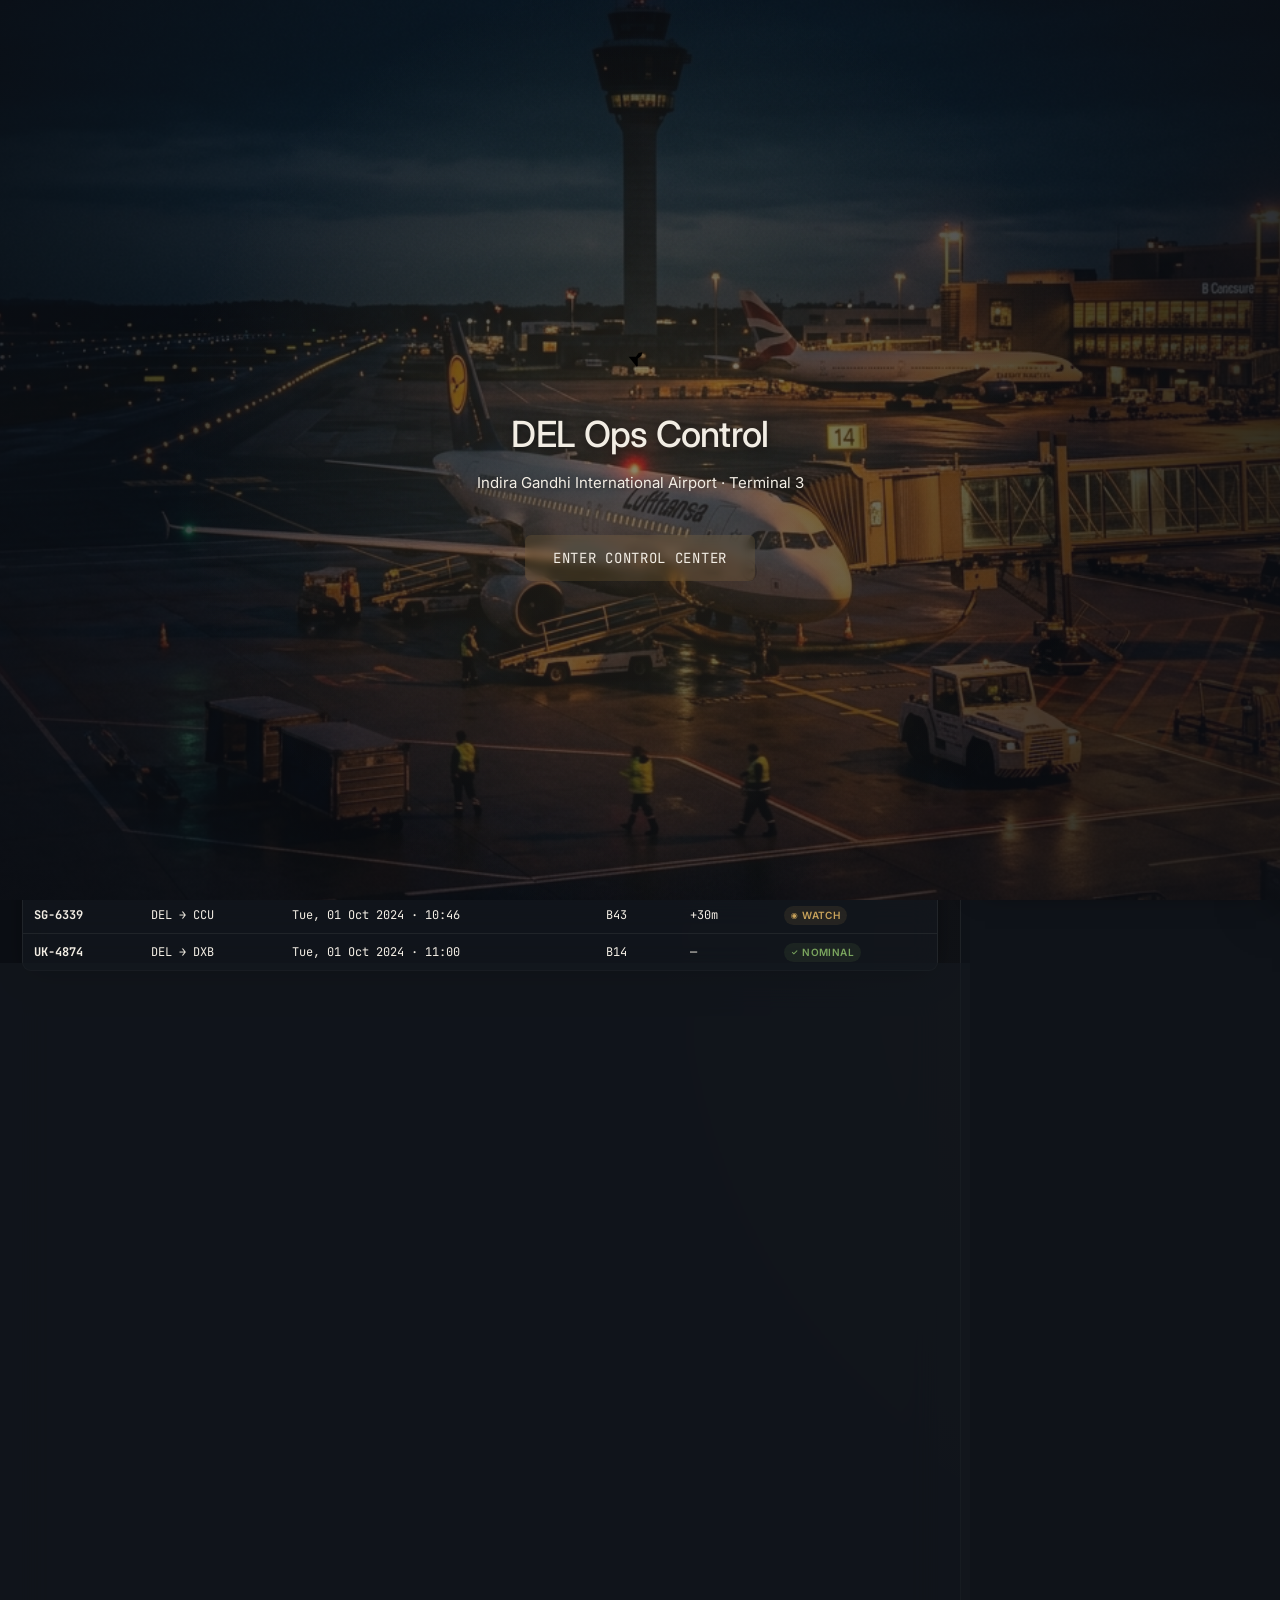
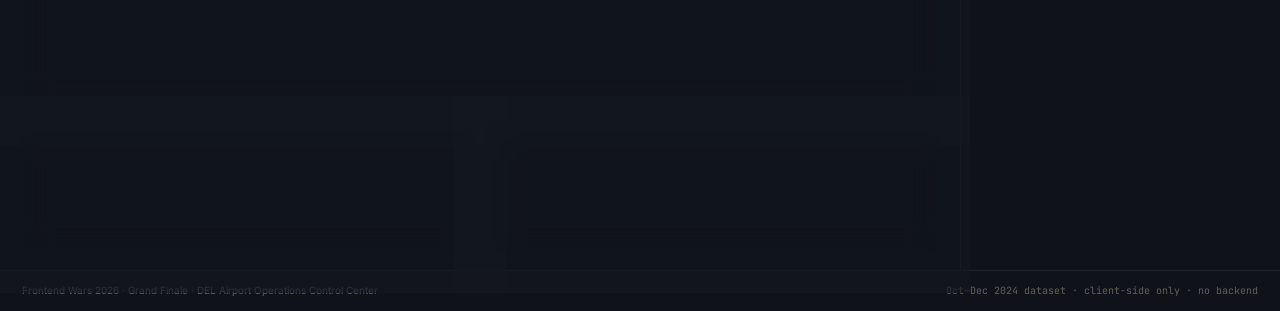
<file: index.html>
<!DOCTYPE html>
<html lang="en">
<head>
  <meta charset="UTF-8">
  <meta name="viewport" content="width=device-width, initial-scale=1.0">
  <title>DEL Ops — Airport Operations Control Center</title>
  <meta name="description" content="Real-time Airport Operations Control Center for Indira Gandhi International Airport (DEL) — flights, gates, baggage, passengers, security, staff and maintenance in one unified operational view.">
  <meta name="theme-color" content="#0b0e14">
  <!-- Open Graph -->
  <meta property="og:title" content="DEL Ops Control Center">
  <meta property="og:description" content="Unified real-time ops dashboard for Indira Gandhi International — 8-table cross-linked intelligence.">
  <meta property="og:type" content="website">
  <link rel="stylesheet" href="styles.css">
</head>
<body>

<!-- Splash Screen / Pre-load (§3.1) -->
<div id="splashScreen" class="splash-screen" role="dialog" aria-modal="true" aria-label="Welcome to DEL Ops">
  <div class="splash-bg"></div>
  <div class="splash-glow"></div>
  <div class="splash-content">
    <div class="splash-logo">
      <svg viewBox="0 0 100 100" width="80" height="80" xmlns="http://www.w3.org/2000/svg">
        <circle cx="50" cy="50" r="45" fill="none" stroke="var(--ink-mid)" stroke-width="2" opacity="0.3"/>
        <circle cx="50" cy="50" r="30" fill="none" stroke="var(--ink-mid)" stroke-width="2" opacity="0.5"/>
        <line x1="50" y1="5" x2="50" y2="95" stroke="var(--ink-mid)" opacity="0.5"/>
        <line x1="5" y1="50" x2="95" y2="50" stroke="var(--ink-mid)" opacity="0.5"/>
        <path d="M50 50 L85 15" stroke="var(--brand)" stroke-width="3" stroke-linecap="round">
          <animateTransform attributeName="transform" type="rotate" from="0 50 50" to="360 50 50" dur="4s" repeatCount="indefinite"/>
        </path>
        <path d="M48 60 L50 40 L58 48 L65 47 L70 50 L65 53 L58 52 L50 60 Z" fill="var(--brand)" transform="rotate(-45 50 50) translate(-10, -5)"/>
      </svg>
    </div>
    <h1 class="splash-title">DEL Ops Control</h1>
    <p class="splash-subtitle">Indira Gandhi International Airport · Terminal 3</p>
    <button class="splash-btn" id="btnEnterSplash">Enter Control Center</button>
  </div>
</div><!-- Skip navigation for keyboard users (§11) -->
<a class="skip-link" href="#mainCol">Skip to main content</a>

<!-- Toast container (§9.2) -->
<div id="toastContainer" aria-live="assertive" aria-atomic="true"></div>

<!-- Command Palette (§2.3 — ⌘K) -->
<div class="cmd-backdrop" id="cmdBackdrop" role="dialog" aria-modal="true" aria-label="Command palette — search flights, passengers and gates">
  <div class="cmd-palette" id="cmdPalette">
    <input class="cmd-input" id="cmdInput" type="search"
      placeholder="Search flights, passengers, airlines, routes…"
      autocomplete="off" spellcheck="false"
      aria-label="Search command palette"
      aria-autocomplete="list" aria-controls="cmdResults">
    <div class="cmd-results" id="cmdResults" role="listbox" aria-label="Search results"></div>
    <div class="cmd-hint" aria-hidden="true">
      <span><kbd>↑</kbd><kbd>↓</kbd> navigate</span>
      <span><kbd>Enter</kbd> open</span>
      <span><kbd>Esc</kbd> close</span>
    </div>
  </div>
</div>

<div id="app">

  <!-- ===== Identity + Clock + Crisis button ===== -->
  <header class="topbar" role="banner">
    <div class="brand">
      <div class="brand-mark" aria-hidden="true" style="padding: 4px; display: flex; align-items: center; justify-content: center; background: rgba(200, 162, 90, 0.1);">
        <svg class="header-logo" viewBox="0 0 100 100" width="24" height="24" xmlns="http://www.w3.org/2000/svg" style="width: 24px; height: 24px;">
          <circle cx="50" cy="50" r="45" fill="none" stroke="var(--brand)" stroke-width="6" opacity="0.4"/>
          <path d="M50 50 L85 15" stroke="var(--brand)" stroke-width="8" stroke-linecap="round">
            <animateTransform attributeName="transform" type="rotate" from="0 50 50" to="360 50 50" dur="4s" repeatCount="indefinite"/>
          </path>
          <path d="M48 60 L50 40 L58 48 L65 47 L70 50 L65 53 L58 52 L50 60 Z" fill="var(--brand)" transform="rotate(-45 50 50) translate(-10, -5)"/>
        </svg>
      </div>
      <div class="brand-text">
        <h1>Ops Control</h1>
        <p>Indira Gandhi Intl · Terminal 3</p>
      </div>
    </div>

    <div class="topbar-right">
      <!-- Crisis demo scenario (§4.1) -->
      <button class="btn-crisis" id="btnCrisis"
        aria-label="Load crisis demo scenario — jump to the worst operational moment in the dataset"
        title="Jumps to the auto-detected worst alert moment across the dataset">
        ⚠ Load Crisis Demo
      </button>

      <!-- Command Palette trigger -->
      <button class="btn-cmd" id="btnCmd"
        aria-label="Open command palette — search flights and passengers"
        title="Open command palette (Ctrl+K / ⌘K)">
        Search <kbd>⌘K</kbd>
      </button>

      <!-- Live clock -->
      <div class="airport-clock" aria-label="Operational time display">
        <span class="live-dot" id="liveDot" aria-hidden="true"></span>
        <div class="clock-readout" aria-live="polite" aria-atomic="true">
          <div class="date mono" id="clockDate">—</div>
          <div class="time mono" id="clockTime">00:00:00</div>
        </div>
      </div>
    </div>
  </header>

  <!-- ===== Timeline Scrubber (§5.2) ===== -->
  <div class="scrubber" role="region" aria-label="Timeline scrubber — replay any moment in the Oct–Dec 2024 operational dataset">
    <div class="transport-controls">
      <button class="tc-btn" id="btnPlay" aria-label="Play simulation" aria-pressed="false" title="Play / Pause (Space)">▶</button>
      <button class="tc-btn" id="btnReset" aria-label="Jump to busiest day at 06:00" title="Jump to 22 Oct 2024 at 06:00">⟲</button>
      <div class="speed-group" role="group" aria-label="Playback speed">
        <button class="speed-btn" data-speed="15"  aria-label="15× playback speed">15×</button>
        <button class="speed-btn is-active" data-speed="60"  aria-pressed="true" aria-label="60× playback speed (active)">60×</button>
        <button class="speed-btn" data-speed="240" aria-label="240× playback speed">240×</button>
        <button class="speed-btn" data-speed="900" aria-label="900× playback speed">900×</button>
      </div>
    </div>
    <div class="range-wrap">
      <input type="range" class="scrub" id="scrubRange"
        min="0" max="1000" value="0"
        aria-label="Scrub operational timeline — October to December 2024"
        aria-valuemin="0" aria-valuemax="1000">
    </div>
    <div class="scrub-labels mono">
      <span id="scrubHint" aria-live="polite" aria-atomic="true">drag to scrub any date</span>
    </div>
  </div>

  <!-- ===== KPI Strip (§5.3 + sparklines §1.3) ===== -->
  <div class="kpi-strip" id="kpiStrip"
    aria-live="polite"
    aria-label="Key operational metrics — updates with simulation time"
    role="region"></div>

  <!-- ===== Tab Navigation (§4) ===== -->
  <nav class="tabs" id="tabs" role="tablist" aria-label="Operational views">
    <button class="tab-btn is-active" data-tab="overview"    role="tab" aria-selected="true"  aria-controls="mainCol" id="tab-overview">Overview</button>
    <button class="tab-btn"           data-tab="map"         role="tab" aria-selected="false" aria-controls="mainCol" id="tab-map">Digital Twin</button>
    <button class="tab-btn"           data-tab="flights"     role="tab" aria-selected="false" aria-controls="mainCol" id="tab-flights">Flights <span class="count" aria-hidden="true">1000</span></button>
    <button class="tab-btn"           data-tab="trace"       role="tab" aria-selected="false" aria-controls="mainCol" id="tab-trace">Passenger Trace</button>
    <button class="tab-btn"           data-tab="security"    role="tab" aria-selected="false" aria-controls="mainCol" id="tab-security">Security</button>
    <button class="tab-btn"           data-tab="staff"       role="tab" aria-selected="false" aria-controls="mainCol" id="tab-staff">Staff</button>
    <button class="tab-btn"           data-tab="retail"      role="tab" aria-selected="false" aria-controls="mainCol" id="tab-retail">Retail</button>
    <button class="tab-btn"           data-tab="maintenance" role="tab" aria-selected="false" aria-controls="mainCol" id="tab-maintenance">Maintenance</button>
  </nav>

  <!-- ===== Workspace ===== -->
  <div class="workspace">
    <main class="main-col" id="mainCol" role="tabpanel" aria-live="polite" aria-label="Main operational view"></main>

    <!-- ===== Right Rail ===== -->
    <aside class="side-col" aria-label="Live incident feed and gate status">

      <!-- Incident Feed -->
      <section class="panel" aria-labelledby="incidentFeedTitle">
        <div class="panel-header">
          <h2 id="incidentFeedTitle">Live Incident Feed</h2>
          <span class="hint mono" id="alertCount" aria-live="polite">0 open</span>
        </div>
        <div class="panel-body" id="alertFeed"
          role="list"
          aria-live="polite"
          aria-label="Active incidents ranked by severity"
          style="max-height:340px;overflow-y:auto;min-height:300px;"></div>
      </section>

      <!-- Gate Grid -->
      <section class="panel" aria-labelledby="gateGridTitle">
        <div class="panel-header">
          <h2 id="gateGridTitle">Terminal 3 Gates</h2>
          <span class="hint">at current time</span>
        </div>
        <div class="panel-body">
          <div class="gate-grid" id="gateGrid" role="group" aria-label="Gate occupancy grid — hover or focus each gate for flight details"></div>
          <div class="gate-legend" aria-label="Gate status legend">
            <span><span style="color:var(--sev-nominal)"  aria-hidden="true">●</span> occupied</span>
            <span><span style="color:var(--sev-watch)"    aria-hidden="true">●</span> boarding</span>
            <span><span style="color:var(--sev-critical)" aria-hidden="true">●</span> conflict</span>
          </div>
        </div>
      </section>
    </aside>
  </div>

  <!-- ===== Footer ===== -->
  <footer class="app-footer" role="contentinfo">
    <span>Frontend Wars 2026 · Grand Finale · DEL Airport Operations Control Center</span>
    <span class="mono">Oct–Dec 2024 dataset · client-side only · no backend</span>
  </footer>

</div><!-- /#app -->

<!-- ===== Flight Detail Drawer (§5.10 — 5-table cross-join) ===== -->
<div class="drawer-scrim" id="drawerScrim" aria-hidden="true"></div>
<div class="drawer" id="drawer"
  role="dialog" aria-modal="true"
  aria-labelledby="drawerTitle"
  aria-describedby="drawerSub">
  <div class="drawer-head">
    <div>
      <h3 id="drawerTitle">—</h3>
      <div class="sub" id="drawerSub">—</div>
    </div>
    <button class="drawer-close" id="drawerClose" aria-label="Close flight detail panel">✕</button>
  </div>
  <div class="drawer-body" id="drawerBody"></div>
</div>

<!-- ===== No-JS fallback ===== -->
<noscript>
  <div style="position:fixed;inset:0;display:flex;align-items:center;justify-content:center;background:#0b0e14;color:#f2ede4;font-family:system-ui,sans-serif;text-align:center;padding:40px;">
    <div>
      <h2 style="font-size:20px;margin-bottom:12px;">JavaScript required</h2>
      <p style="color:#a8a49c;">DEL Ops Control Center requires JavaScript. Please enable it in your browser settings.</p>
    </div>
  </div>
</noscript>

<script src="data.js"></script>
<script src="app.js"></script>
</body>
</html>
</file>
<file: styles.css>
/* ===== DEL Ops Control Center — Design System v2 ===== */
/* MRD-compliant, judge-ready: type scale · motif · scanline · severity icons */
@import url('https://fonts.googleapis.com/css2?family=Inter:wght@400;500;600;700;800&family=JetBrains+Mono:wght@400;500;600;700&family=Fraunces:ital,opsz,wght@0,9..144,400;0,9..144,500;0,9..144,600;1,9..144,500&display=swap');

:root {
  /* ── Type scale (12/14/18/24/32/48px) ── */
  --t-xs:   10px; --t-sm: 12px; --t-base: 14px;
  --t-md:   18px; --t-lg: 24px; --t-xl:   32px; --t-2xl: 48px;
  --lh-tight: 1.25; --lh-base: 1.55; --lh-loose: 1.75;

  /* ── Surface ── */
  --bg:     #0b0e14; --bg-1:   #0f1319; --panel:  #141920;
  --panel-2:#192030; --panel-hair: rgba(242,237,228,.07);
  --panel-hair-strong: rgba(242,237,228,.12);

  /* ── Ink ── */
  --ink: #f2ede4; --ink-dim: #a8a49c; --ink-faint: #636059;

  /* ── Severity palette (4 tiers, never colour-only — icon companion in JS) ── */
  --sev-critical: #cf5040;  --sev-critical-bg: rgba(207,80,64,.14);
  --sev-alert:    #d87a3d;  --sev-alert-bg:    rgba(216,122,61,.12);
  --sev-watch:    #c8a25a;  --sev-watch-bg:    rgba(200,162,90,.1);
  --sev-info:     #5a8fa8;  --sev-info-bg:     rgba(90,143,168,.1);
  --sev-nominal:  #7aa55e;  --sev-nominal-bg:  rgba(122,165,94,.1);

  /* Accent shortcuts */
  --accent:     var(--sev-watch);
  --accent-dim: #7c6739;

  /* ── Font stacks ── */
  --font-sans:  'Inter', system-ui, sans-serif;
  --font-mono:  'JetBrains Mono', ui-monospace, monospace;
  --font-serif: 'Fraunces', Georgia, serif;

  /* ── Geometry ── */
  --r:    9px; --r-sm: 5px;
  --shadow-panel: 0 1px 0 rgba(255,255,255,.025) inset, 0 8px 28px -10px rgba(0,0,0,.7);
  --shadow-drawer: -8px 0 48px rgba(0,0,0,.55);
}

/* ── Reset ── */
*, *::before, *::after { box-sizing: border-box; margin: 0; padding: 0; }
html { color-scheme: dark; scroll-behavior: smooth; }
body {
  background: var(--bg); color: var(--ink);
  font-family: var(--font-sans); font-size: var(--t-base); line-height: var(--lh-base);
  -webkit-font-smoothing: antialiased; overflow-x: hidden;
  background-image: radial-gradient(circle at 50% -20%, rgba(90, 143, 168, 0.1), transparent 50%), radial-gradient(circle at 100% 50%, rgba(200, 162, 90, 0.05), transparent 40%);
}

/* ── Scanline texture motif (ops-room identity) ── */
body::before {
  content: ''; position: fixed; inset: 0; z-index: 0; pointer-events: none;
  background: repeating-linear-gradient(
    0deg, transparent, transparent 2px,
    rgba(0,0,0,.022) 2px, rgba(0,0,0,.022) 3px
  );
}

::selection { background: var(--accent); color: #12141a; }

/* ── Scrollbar ── */
::-webkit-scrollbar { width: 6px; height: 6px; }
::-webkit-scrollbar-track { background: transparent; }
::-webkit-scrollbar-thumb { background: rgba(242,237,228,.1); border-radius: 8px; }
::-webkit-scrollbar-thumb:hover { background: rgba(242,237,228,.2); }

/* ── Utility ── */
.mono { font-family: var(--font-mono); font-variant-numeric: tabular-nums; }
.serif { font-family: var(--font-serif); }
a { color: inherit; text-decoration: none; }
button { font-family: inherit; cursor: pointer; border: none; background: none; }
:focus-visible { outline: 2px solid var(--accent); outline-offset: 2px; border-radius: 4px; }
.sr-only { position: absolute; width:1px; height:1px; padding:0; margin:-1px; overflow:hidden; clip:rect(0,0,0,0); white-space:nowrap; border:0; }

/* ── Skip link ── */
.skip-link {
  position: fixed; top: -100px; left: 16px; z-index: 999;
  background: var(--accent); color: #12141a;
  padding: 8px 16px; border-radius: var(--r-sm); font-weight: 600; font-size: var(--t-sm);
  transition: top .15s;
}
.skip-link:focus { top: 16px; }


/* ══════════════════════════════════════════
   SPLASH SCREEN
══════════════════════════════════════════ */
.splash-screen {
  position: fixed; inset: 0; z-index: 9999;
  display: flex; flex-direction: column; align-items: center; justify-content: center;
  transition: opacity 0.8s ease, visibility 0.8s;
  overflow: hidden;
  background: var(--bg);
}
.splash-bg {
  position: absolute; inset: -5%; z-index: 1;
  background: url('splash-bg.png') center center/cover no-repeat;
  animation: kenBurns 25s ease-in-out infinite alternate;
}
/* Navy-to-transparent gradient overlay */
.splash-bg::after {
  content: "";
  position: absolute; inset: 0;
  background: radial-gradient(circle at center, rgba(11,14,20,0.5) 0%, rgba(11,14,20,0.95) 100%);
}
.splash-glow {
  position: absolute; inset: 0; z-index: 2;
  background: radial-gradient(circle at center, rgba(200,162,90,0.15) 0%, transparent 60%);
  pointer-events: none;
}
.splash-screen.hidden { opacity: 0; visibility: hidden; pointer-events: none; }

.splash-content {
  position: relative; z-index: 3; text-align: center;
  display: flex; flex-direction: column; align-items: center;
}
.splash-logo {
  margin-bottom: 24px; display: inline-flex; justify-content: center; width: 64px; height: 64px;
  opacity: 0; animation: splashEntrance 1s cubic-bezier(0.1, 0.9, 0.2, 1) forwards;
}
.splash-title {
  font-family: var(--font-disp); font-size: 36px; font-weight: 500; letter-spacing: -0.02em; 
  color: var(--ink); margin: 0 0 8px 0; text-shadow: 0 2px 10px rgba(0,0,0,0.5);
  opacity: 0; animation: splashEntrance 1s cubic-bezier(0.1, 0.9, 0.2, 1) 0.15s forwards;
}
.splash-subtitle {
  font-size: 15px; color: var(--ink-subtle); margin: 0 0 40px 0; text-shadow: 0 1px 5px rgba(0,0,0,0.5);
  opacity: 0; animation: splashEntrance 1s cubic-bezier(0.1, 0.9, 0.2, 1) 0.3s forwards;
}
.splash-btn {
  background: rgba(200, 162, 90, 0.15); border: 1px solid var(--brand); color: var(--brand);
  padding: 14px 28px; font-size: 14px; border-radius: 6px; cursor: pointer;
  transition: all 0.3s ease; font-family: var(--font-mono); text-transform: uppercase; letter-spacing: 0.05em;
  opacity: 0; animation: splashEntrance 1s cubic-bezier(0.1, 0.9, 0.2, 1) 0.45s forwards;
  backdrop-filter: blur(4px);
}
.splash-btn:hover {
  background: var(--brand); color: #000; box-shadow: 0 0 25px rgba(200,162,90,0.5);
  transform: translateY(-2px);
}

@keyframes splashEntrance {
  from { opacity: 0; transform: translateY(30px); }
  to { opacity: 1; transform: translateY(0); }
}
@keyframes kenBurns {
  0% { transform: scale(1); }
  100% { transform: scale(1.05) translate(-1%, -1%); }
}

/* ══════════════════════════════════════════
   TOPBAR
══════════════════════════════════════════ */
.topbar {
  display: flex; align-items: center; justify-content: space-between;
  padding: 10px 22px;
  border-bottom: 1px solid var(--panel-hair);
  background: linear-gradient(180deg, var(--bg-1) 0%, var(--bg) 100%);
  position: sticky; top: 0; z-index: 50; gap: 12px;
}
.brand { display: flex; align-items: center; gap: 12px; }
.brand-mark {
  width: 38px; height: 38px; border-radius: 9px; flex-shrink: 0;
  background: conic-gradient(from 210deg, #7aa55e, #c8a25a 38%, #d87a3d 72%, #7aa55e);
  display: flex; align-items: center; justify-content: center;
  font-family: var(--font-mono); font-weight: 700; font-size: 11px; color: #12141a;
  animation: ambientGlow 4s ease-in-out infinite;
}
@keyframes ambientGlow {
  0%,100% { box-shadow: 0 0 18px rgba(200,162,90,.25), 0 0 36px rgba(200,162,90,.08); }
  50%      { box-shadow: 0 0 28px rgba(200,162,90,.42), 0 0 56px rgba(200,162,90,.14); }
}
.brand-text h1 { font-family: var(--font-serif); font-size: var(--t-base); font-weight: 600; letter-spacing: .02em; }
.brand-text p  { font-size: var(--t-xs); color: var(--ink-dim); letter-spacing: .08em; text-transform: uppercase; margin-top: 1px; }

.topbar-right { display: flex; align-items: center; gap: 10px; }

.btn-crisis {
  font-size: var(--t-xs); font-weight: 700; text-transform: uppercase; letter-spacing: .07em;
  padding: 6px 12px; border-radius: var(--r-sm);
  background: rgba(207,80,64,.15); border: 1px solid rgba(207,80,64,.4); color: var(--sev-critical);
  transition: background .15s, border-color .15s; white-space: nowrap;
}
.btn-crisis:hover { background: rgba(207,80,64,.28); border-color: var(--sev-critical); }

.btn-cmd {
  font-size: var(--t-xs); font-family: var(--font-mono); padding: 6px 10px; border-radius: var(--r-sm);
  border: 1px solid var(--panel-hair-strong); background: var(--panel); color: var(--ink-dim);
  white-space: nowrap; transition: border-color .15s, color .15s;
}
.btn-cmd:hover { color: var(--ink); border-color: var(--accent-dim); }
.btn-cmd kbd { opacity: .6; font-size: 10px; }

.airport-clock { display: flex; align-items: center; gap: 10px; }
.clock-readout .date { font-size: var(--t-xs); color: var(--ink-dim); text-transform: uppercase; letter-spacing: .08em; }
.clock-readout .time { font-family: var(--font-mono); font-size: 22px; font-weight: 700; letter-spacing: 1px; line-height: 1; }
.live-dot { width: 8px; height: 8px; border-radius: 50%; background: var(--sev-nominal); flex-shrink: 0; animation: pulse 2.4s ease-in-out infinite; }
.live-dot.paused { background: var(--ink-faint); animation: none; }
@keyframes pulse { 0%,100% { opacity: 1; } 50% { opacity: .3; } }


/* ══════════════════════════════════════════
   SCRUBBER
══════════════════════════════════════════ */
.scrubber {
  display: flex; align-items: center; gap: 12px; padding: 8px 22px;
  border-bottom: 1px solid var(--panel-hair); background: var(--bg-1);
  position: sticky; top: 60px; z-index: 45;
}
.transport-controls { display: flex; align-items: center; gap: 4px; flex-shrink: 0; }
.tc-btn {
  width: 30px; height: 30px; border-radius: 7px; border: 1px solid var(--panel-hair-strong);
  background: var(--panel); color: var(--ink);
  display: flex; align-items: center; justify-content: center; font-size: 11px;
  transition: background .12s, border-color .12s;
}
.tc-btn:hover { background: var(--panel-2); border-color: var(--accent-dim); }
.tc-btn.is-active { background: var(--accent-dim); border-color: var(--accent); color: #12141a; }

.speed-group { display: flex; gap: 3px; margin-left: 4px; }
.speed-btn {
  font-family: var(--font-mono); font-size: 10px; padding: 4px 7px; border-radius: 4px;
  border: 1px solid transparent; background: transparent; color: var(--ink-faint);
  transition: color .12s, background .12s;
}
.speed-btn.is-active { background: var(--panel-2); border-color: var(--panel-hair-strong); color: var(--accent); }
.speed-btn:hover { color: var(--ink); }

.range-wrap { flex: 1; display: flex; align-items: center; height: 30px; }
input[type="range"].scrub {
  -webkit-appearance: none; width: 100%; height: 3px; border-radius: 3px;
  background: linear-gradient(90deg, var(--sev-nominal) var(--fill, 0%), var(--panel-2) var(--fill, 0%));
  cursor: pointer; outline: none;
}
input[type="range"].scrub::-webkit-slider-thumb {
  -webkit-appearance: none; width: 14px; height: 14px; border-radius: 50%;
  background: var(--accent); border: 2px solid var(--bg-1); box-shadow: 0 0 0 2px var(--accent-dim); cursor: grab;
  transition: transform .1s;
}
input[type="range"].scrub::-webkit-slider-thumb:active { cursor: grabbing; transform: scale(1.25); }
.scrub-labels { font-size: 10px; color: var(--ink-faint); font-family: var(--font-mono); min-width: 170px; text-align: right; }
#scrubHint.active { color: var(--accent); }


/* ══════════════════════════════════════════
   OPS SUMMARY BANNER  (§10.1)
══════════════════════════════════════════ */
.ops-summary {
  display: flex; align-items: flex-start; gap: 12px; padding: 10px 14px;
  background: rgba(200,162,90,.07); border: 1px solid rgba(200,162,90,.2);
  border-radius: var(--r); margin-bottom: 16px;
}
.ops-summary .ops-icon { font-size: 16px; flex-shrink: 0; margin-top: 1px; }
.ops-summary .ops-text { font-size: var(--t-sm); line-height: var(--lh-loose); }
.ops-summary .ops-label { font-size: var(--t-xs); text-transform: uppercase; letter-spacing: .08em; color: var(--accent); font-weight: 700; margin-bottom: 2px; }
.ops-nominal { background: rgba(122,165,94,.07); border-color: rgba(122,165,94,.18); }
.ops-nominal .ops-label { color: var(--sev-nominal); }
.ops-critical { background: rgba(207,80,64,.07); border-color: rgba(207,80,64,.25); }
.ops-critical .ops-label { color: var(--sev-critical); }


/* ══════════════════════════════════════════
   KPI STRIP  (§5.3 — with sparklines)
══════════════════════════════════════════ */
.kpi-strip {
  display: grid; grid-template-columns: repeat(6, 1fr);
  gap: 1px; background: var(--panel-hair);
  border-bottom: 1px solid var(--panel-hair);
}
.kpi {
  background: var(--bg-1); padding: 10px 14px 8px;
  display: flex; flex-direction: column; gap: 2px;
  transition: background .15s; position: relative; overflow: hidden;
}
.kpi.clickable { cursor: pointer; }
.kpi.clickable:hover { background: var(--panel); }
.kpi .kpi-label { font-size: var(--t-xs); letter-spacing: .08em; text-transform: uppercase; color: var(--ink-dim); }
.kpi .kpi-value { font-family: var(--font-mono); font-size: var(--t-lg); font-weight: 700; line-height: 1.1; transition: opacity .3s; }
.kpi .kpi-sub { font-size: var(--t-xs); color: var(--ink-faint); }
.kpi .kpi-foot { display: flex; align-items: center; justify-content: space-between; margin-top: 4px; gap: 6px; }
.kpi .kpi-spark { opacity: .7; flex-shrink: 0; }
.kpi .kpi-trend { font-size: 9px; font-family: var(--font-mono); font-weight: 600; }
.kpi .kpi-trend.up   { color: var(--sev-critical); }
.kpi .kpi-trend.down { color: var(--sev-nominal); }
.kpi .kpi-trend.flat { color: var(--ink-faint); }

/* severity accent bar on left edge */
.kpi::before { content: ''; position: absolute; left: 0; top: 0; bottom: 0; width: 3px; background: transparent; transition: background .3s; }
.kpi.sev-critical::before { background: var(--sev-critical); }
.kpi.sev-alert::before    { background: var(--sev-alert); }
.kpi.sev-watch::before    { background: var(--sev-watch); }
.kpi.sev-nominal::before  { background: var(--sev-nominal); }

.kpi .kpi-value.c-critical { color: var(--sev-critical); }
.kpi .kpi-value.c-alert    { color: var(--sev-alert); }
.kpi .kpi-value.c-watch    { color: var(--sev-watch); }
.kpi .kpi-value.c-nominal  { color: var(--sev-nominal); }
.kpi .kpi-value.c-info     { color: var(--sev-info); }


/* ══════════════════════════════════════════
   TABS
══════════════════════════════════════════ */
.tabs {
  display: flex; padding: 0 22px;
  border-bottom: 1px solid var(--panel-hair); background: var(--bg);
  overflow-x: auto; position: sticky; top: 108px; z-index: 40; scrollbar-width: none;
}
.tabs::-webkit-scrollbar { display: none; }
.tab-btn {
  background: none; color: var(--ink-dim); padding: 10px 14px; font-size: var(--t-sm); font-weight: 500;
  border-bottom: 2px solid transparent; white-space: nowrap; transition: color .12s, border-color .12s;
}
.tab-btn:hover { color: var(--ink); }
.tab-btn.is-active { color: var(--ink); border-bottom-color: var(--accent); }
.tab-btn .count { color: var(--ink-faint); font-family: var(--font-mono); font-size: 10px; margin-left: 5px; background: var(--panel-hair); padding: 1px 5px; border-radius: 10px; }


/* ══════════════════════════════════════════
   WORKSPACE
══════════════════════════════════════════ */
.workspace { display: grid; grid-template-columns: 1fr 320px; min-height: 0; }
.main-col  { padding: 18px 22px; min-width: 0; min-height: 600px; display: flex; flex-direction: column; }
.side-col  { border-left: 1px solid var(--panel-hair); padding: 16px 14px; background: var(--bg-1); display: flex; flex-direction: column; gap: 14px; min-height: 0; }


/* ══════════════════════════════════════════
   PANELS & COMPONENTS
══════════════════════════════════════════ */
.panel { background: rgba(20, 25, 32, 0.65); backdrop-filter: blur(14px); -webkit-backdrop-filter: blur(14px); border: 1px solid var(--panel-hair); border-radius: var(--r); box-shadow: var(--shadow-panel); min-height: 120px; }
.panel-header { display: flex; align-items: center; justify-content: space-between; padding: 11px 14px; border-bottom: 1px solid var(--panel-hair); }
.panel-header h2 { font-size: var(--t-sm); font-weight: 600; letter-spacing: .02em; }
.panel-header .hint { font-size: var(--t-xs); color: var(--ink-faint); font-family: var(--font-mono); }
.panel-body { padding: 12px 14px; }

.section-title  { font-family: var(--font-serif); font-size: var(--t-lg); font-weight: 600; margin-bottom: 3px; }
.section-sub    { color: var(--ink-dim); font-size: var(--t-sm); margin-bottom: 14px; max-width: 68ch; line-height: var(--lh-loose); }

.toolbar { display: flex; gap: 8px; flex-wrap: wrap; align-items: center; margin-bottom: 12px; }
.input, .select {
  background: var(--panel-2); border: 1px solid var(--panel-hair-strong); color: var(--ink);
  border-radius: 7px; padding: 7px 11px; font-size: var(--t-sm); font-family: inherit;
  transition: border-color .12s, box-shadow .12s;
}
.input:focus, .select:focus { border-color: var(--accent-dim); box-shadow: 0 0 0 2px rgba(200,162,90,.15); outline: none; }
.input { min-width: 190px; flex: 1; }
.input::placeholder { color: var(--ink-faint); }
.select { appearance: none; cursor: pointer; padding-right: 24px; background-image: url("data:image/svg+xml;utf8,<svg xmlns='http://www.w3.org/2000/svg' width='10' height='6'><path d='M0 0l5 6 5-6z' fill='%23a8a49c'/></svg>"); background-repeat: no-repeat; background-position: right 10px center; }


/* ══════════════════════════════════════════
   TABLE
══════════════════════════════════════════ */
.table-wrap { overflow-x: auto; border-radius: var(--r-sm); }
table.data { width: 100%; border-collapse: collapse; font-size: var(--t-sm); }
table.data thead th {
  text-align: left; padding: 8px 11px; color: var(--ink-dim); font-weight: 500;
  font-size: var(--t-xs); text-transform: uppercase; letter-spacing: .06em;
  border-bottom: 1px solid var(--panel-hair-strong);
  position: sticky; top: 0; background: var(--panel); white-space: nowrap;
}
table.data thead th[data-k] { cursor: pointer; }
table.data thead th[data-k]:hover { color: var(--ink); }
table.data thead th .sort-arrow { margin-left: 3px; opacity: .5; font-size: 9px; }
table.data thead th[aria-sort="ascending"]  .sort-arrow,
table.data thead th[aria-sort="descending"] .sort-arrow { opacity: 1; color: var(--accent); }
table.data tbody td { padding: 8px 11px; border-bottom: 1px solid var(--panel-hair); white-space: nowrap; font-family: var(--font-mono); font-size: var(--t-sm); }
table.data tbody tr { cursor: pointer; transition: background .07s; }
table.data tbody tr:hover { background: var(--panel-2); }
table.data tbody tr:hover .view-hint { opacity: 1; }
table.data tbody tr:focus-visible { box-shadow: inset 0 0 0 2px var(--accent); }
table.data tbody tr:last-child td { border-bottom: none; }
.view-hint { opacity: 0; font-size: 10px; color: var(--ink-faint); transition: opacity .15s; }


/* ══════════════════════════════════════════
   MOBILE CARD LIST
══════════════════════════════════════════ */
.card-list { display: none; flex-direction: column; gap: 7px; }
.card-item {
  background: var(--panel); border: 1px solid var(--panel-hair);
  border-radius: var(--r); padding: 11px 13px; cursor: pointer;
  transition: background .1s, border-color .1s;
}
.card-item:hover { background: var(--panel-2); border-color: var(--panel-hair-strong); }
.card-item:focus-visible { border-color: var(--accent); }
.card-item .card-title { font-weight: 600; font-size: var(--t-sm); margin-bottom: 5px; display: flex; align-items: center; justify-content: space-between; }
.card-item .card-row { display: flex; justify-content: space-between; font-size: 11px; color: var(--ink-dim); font-family: var(--font-mono); margin-top: 2px; }
.card-item .card-row .label { color: var(--ink-faint); font-size: 10px; text-transform: uppercase; letter-spacing: .06em; }


/* ══════════════════════════════════════════
   SEVERITY PILLS + ICON SYSTEM  (§5.1)
══════════════════════════════════════════ */
.pill {
  display: inline-flex; align-items: center; gap: 4px;
  padding: 2px 7px; border-radius: 20px;
  font-size: 10px; font-weight: 600; letter-spacing: .04em; font-family: var(--font-sans);
  text-transform: uppercase; white-space: nowrap;
}
.pill .pi { font-size: 8px; }  /* pill icon */
.pill.nominal  { color: var(--sev-nominal);  background: var(--sev-nominal-bg); }
.pill.watch    { color: var(--sev-watch);    background: var(--sev-watch-bg); }
.pill.alert    { color: var(--sev-alert);    background: var(--sev-alert-bg); }
.pill.critical { color: var(--sev-critical); background: var(--sev-critical-bg); }
.pill.info     { color: var(--sev-info);     background: var(--sev-info-bg); }
.pill.neutral  { color: var(--ink-dim);      background: rgba(242,237,228,.06); }

/* Predictive risk badge */
.risk-badge {
  font-family: var(--font-mono); font-size: 10px; font-weight: 600;
  padding: 2px 6px; border-radius: 4px; white-space: nowrap;
}
.risk-badge.high   { color: var(--sev-critical); background: var(--sev-critical-bg); }
.risk-badge.medium { color: var(--sev-alert);    background: var(--sev-alert-bg); }
.risk-badge.low    { color: var(--ink-faint);     background: var(--panel-hair); }


/* ══════════════════════════════════════════
   INCIDENT FEED
══════════════════════════════════════════ */
.alert-item {
  display: flex; gap: 10px; padding: 9px 4px;
  border-bottom: 1px solid var(--panel-hair); cursor: pointer;
  border-radius: 4px; transition: background .07s;
}
.alert-item:last-child { border-bottom: none; }
.alert-item:hover { background: rgba(255,255,255,.025); }
.alert-item:focus-visible { box-shadow: inset 0 0 0 2px var(--accent); }
.alert-dot { width: 8px; height: 8px; border-radius: 50%; margin-top: 4px; flex-shrink: 0; }
.alert-dot.critical { background: var(--sev-critical); box-shadow: 0 0 0 3px rgba(207,80,64,.2); animation: pulse 2s ease-in-out infinite; }
.alert-dot.alert    { background: var(--sev-alert);    box-shadow: 0 0 0 3px rgba(216,122,61,.15); }
.alert-dot.watch    { background: var(--sev-watch); }
.alert-dot.nominal  { background: var(--sev-nominal); }
.alert-body .title  { font-size: var(--t-sm); font-weight: 600; line-height: 1.4; }
.alert-body .meta   { font-size: 11px; color: var(--ink-faint); font-family: var(--font-mono); margin-top: 2px; }
.alert-empty { color: var(--ink-faint); font-size: var(--t-sm); text-align: center; padding: 22px 0; line-height: var(--lh-loose); }

@keyframes alertHighlight {
  0%,100% { background: transparent; }
  30%      { background: rgba(200,162,90,.09); }
}
.alert-feed-flash { animation: alertHighlight 1s ease; }


/* ══════════════════════════════════════════
   GATE GRID (compact side)
══════════════════════════════════════════ */
.gate-grid { display: grid; grid-template-columns: repeat(auto-fill, minmax(38px, 1fr)); gap: 4px; }
.gate-cell {
  aspect-ratio: 1; border-radius: 5px; border: 1px solid var(--panel-hair-strong);
  display: flex; align-items: center; justify-content: center;
  font-family: var(--font-mono); font-size: 9px; font-weight: 600; color: var(--ink-faint);
  background: var(--panel-2); position: relative; cursor: default; transition: transform .08s, box-shadow .08s;
}
.gate-cell.interactive { cursor: pointer; }
.gate-cell.interactive:hover { transform: scale(1.08); box-shadow: 0 4px 12px rgba(0,0,0,0.5); border-color: var(--ink-mid); z-index: 10; }
.gate-cell[data-state="occupied"] { background: var(--sev-nominal-bg); border-color: rgba(122,165,94,.35); color: var(--sev-nominal); }
.gate-cell[data-state="boarding"] { background: var(--sev-watch-bg); border-color: rgba(200,162,90,.35); color: var(--sev-watch); }
.gate-cell[data-state="conflict"] { background: var(--sev-critical-bg); border-color: var(--sev-critical); color: var(--sev-critical); animation: conflictPulse 1.8s ease-in-out infinite; }
.gate-cell[data-state="idle"] { opacity: .4; }
@keyframes conflictPulse { 0%,100% { box-shadow: none; } 50% { box-shadow: 0 0 0 3px rgba(207,80,64,.28); } }

/* Tooltip */
.gate-cell::after {
  content: attr(data-tip); position: absolute; bottom: calc(100% + 5px); left: 50%; transform: translateX(-50%);
  background: var(--panel-2); border: 1px solid var(--panel-hair-strong); color: var(--ink);
  font-size: 9px; white-space: nowrap; padding: 3px 7px; border-radius: var(--r-sm);
  pointer-events: none; opacity: 0; transition: opacity .12s; z-index: 10;
  font-family: var(--font-mono); box-shadow: 0 4px 12px rgba(0,0,0,.4);
}
.gate-cell:hover::after, .gate-cell:focus::after { opacity: 1; }
.gate-legend { display: flex; gap: 12px; margin-top: 8px; font-size: 10px; color: var(--ink-faint); flex-wrap: wrap; }
.gate-legend span { display: flex; align-items: center; gap: 4px; }


/* ══════════════════════════════════════════
   GATE GANTT  (§8.1)
══════════════════════════════════════════ */
.gantt-wrap { overflow-x: auto; cursor: default; }
.gantt-wrap svg text { user-select: none; }


/* ══════════════════════════════════════════
   CHART CONTAINERS
══════════════════════════════════════════ */
.chart-row { display: grid; grid-template-columns: 1fr 1fr; gap: 12px; }
.svg-chart { overflow: visible; }
.mini-bar-row { display: flex; align-items: flex-end; gap: 3px; height: 64px; }
.mini-bar-col { flex: 1; display: flex; flex-direction: column; justify-content: flex-end; height: 100%; }
.mini-bar { flex: 1; background: rgba(122,165,94,.45); border-radius: 3px 3px 0 0; min-height: 2px; }
.mini-bar.hi { background: var(--sev-alert); }
.mini-bar-label { font-size: 8px; color: var(--ink-faint); text-align: center; margin-top: 3px; font-family: var(--font-mono); }
.stat-row { display: flex; gap: 12px; flex-wrap: wrap; }
.stat-block { flex: 1; min-width: 100px; }
.stat-block .n { font-family: var(--font-mono); font-size: var(--t-xl); font-weight: 700; line-height: 1; }
.stat-block .l { font-size: var(--t-xs); color: var(--ink-faint); text-transform: uppercase; letter-spacing: .06em; margin-top: 3px; }


/* ══════════════════════════════════════════
   PASSENGER TRACE
══════════════════════════════════════════ */
.trace-hero {
  padding: 26px; border-radius: var(--r); border: 1px solid var(--panel-hair);
  background: radial-gradient(120% 140% at 0% 0%, rgba(200,162,90,.07), transparent 55%), var(--panel);
  margin-bottom: 18px;
}
.trace-hero h2 { font-family: var(--font-serif); font-size: var(--t-lg); font-weight: 600; margin-bottom: 5px; }
.trace-hero p  { color: var(--ink-dim); max-width: 54ch; margin-bottom: 16px; font-size: var(--t-sm); line-height: var(--lh-loose); }
.trace-form { display: flex; gap: 10px; }
.btn-primary {
  background: var(--accent); color: #12141a; border: none; border-radius: 7px;
  padding: 0 18px; font-weight: 600; font-size: var(--t-sm); white-space: nowrap;
  transition: background .12s, transform .1s;
}
.btn-primary:hover  { background: #d5ac67; }
.btn-primary:active { transform: scale(.98); }

.trace-chip {
  display: inline-flex; margin: 3px 4px 0 0; padding: 4px 9px; border-radius: 20px;
  font-size: 10px; font-family: var(--font-mono);
  background: var(--panel-2); border: 1px solid var(--panel-hair-strong); color: var(--ink-dim);
  transition: color .12s, border-color .12s; cursor: pointer;
}
.trace-chip:hover { color: var(--accent); border-color: var(--accent-dim); }

/* Journey timeline */
@keyframes stepReveal { from { opacity:0; transform: translateY(6px); } to { opacity:1; transform: none; } }
.journey-step {
  display: flex; gap: 11px; padding-bottom: 14px; position: relative;
  opacity: 0; transform: translateY(6px); animation: stepReveal .36s ease both;
}
.journey-step:nth-child(1) { animation-delay:   0ms; }
.journey-step:nth-child(2) { animation-delay: 110ms; }
.journey-step:nth-child(3) { animation-delay: 220ms; }
.journey-step:nth-child(4) { animation-delay: 330ms; }
.journey-step:nth-child(5) { animation-delay: 440ms; }
.journey-step:not(:last-child)::before {
  content: ''; position: absolute; left: 9px; top: 21px; bottom: -4px;
  width: 1px; background: var(--panel-hair-strong);
}
.journey-dot { width: 20px; height: 20px; border-radius: 50%; background: var(--panel-2); border: 1px solid var(--panel-hair-strong); display: flex; align-items: center; justify-content: center; flex-shrink: 0; font-size: 9px; z-index: 1; font-family: var(--font-mono); font-weight: 700; color: var(--accent); }
.journey-content .stage  { font-size: var(--t-sm); font-weight: 600; }
.journey-content .detail { font-size: var(--t-sm); color: var(--ink-dim); margin-top: 2px; }
.journey-content .time   { font-family: var(--font-mono); font-size: var(--t-xs); color: var(--ink-faint); margin-top: 2px; }

.empty-state { text-align: center; padding: 55px 18px; color: var(--ink-faint); }
.empty-state .big { font-family: var(--font-serif); font-size: var(--t-md); color: var(--ink-dim); margin-bottom: 7px; }
.empty-state .hint { font-size: var(--t-sm); margin-top: 4px; }


/* ══════════════════════════════════════════
   DRAWER
══════════════════════════════════════════ */
.drawer-scrim {
  position: fixed; inset: 0; background: rgba(6,8,12,.65); backdrop-filter: blur(4px);
  opacity: 0; pointer-events: none; transition: opacity .2s ease; z-index: 60;
}
.drawer-scrim.is-open { opacity: 1; pointer-events: auto; }
.drawer {
  position: fixed; top: 0; right: 0; bottom: 0;
  width: min(500px, 95vw); background: var(--bg-1); border-left: 1px solid var(--panel-hair-strong);
  transform: translateX(100%); transition: transform .3s cubic-bezier(.16,.82,.28,1);
  z-index: 61; display: flex; flex-direction: column; box-shadow: var(--shadow-drawer);
}
.drawer.is-open { transform: translateX(0); }
.drawer-head { padding: 16px 18px; border-bottom: 1px solid var(--panel-hair); display: flex; justify-content: space-between; align-items: flex-start; gap: 10px; }
.drawer-head h3 { font-family: var(--font-serif); font-size: var(--t-lg); font-weight: 600; line-height: 1.25; }
.drawer-head .sub { color: var(--ink-dim); font-size: 11px; margin-top: 2px; font-family: var(--font-mono); }
.drawer-close { background: var(--panel); border: 1px solid var(--panel-hair-strong); border-radius: 7px; width: 28px; height: 28px; color: var(--ink); flex-shrink: 0; display: flex; align-items: center; justify-content: center; font-size: 12px; transition: background .1s; }
.drawer-close:hover { background: var(--panel-2); }
.drawer-body { padding: 14px 18px; overflow-y: auto; flex: 1; }
.drawer-section { margin-bottom: 20px; }
.drawer-section h4 { font-size: 10px; text-transform: uppercase; letter-spacing: .08em; color: var(--ink-faint); margin-bottom: 9px; display: flex; align-items: center; gap: 7px; }
.drawer-section h4::after { content: ''; flex: 1; height: 1px; background: var(--panel-hair); }
.kv-grid { display: grid; grid-template-columns: 1fr 1fr; gap: 8px 14px; }
.kv { display: flex; flex-direction: column; gap: 1px; }
.kv .k { font-size: 10px; color: var(--ink-faint); }
.kv .v { font-family: var(--font-mono); font-size: 12px; line-height: 1.4; }


/* ══════════════════════════════════════════
   COMMAND PALETTE  (§2.3)
══════════════════════════════════════════ */
.cmd-backdrop {
  position: fixed; inset: 0; z-index: 80;
  background: rgba(6,8,12,.7); backdrop-filter: blur(6px);
  display: flex; align-items: flex-start; justify-content: center;
  padding-top: 14vh;
  opacity: 0; pointer-events: none; transition: opacity .15s;
}
.cmd-backdrop.is-open { opacity: 1; pointer-events: auto; }
.cmd-palette {
  width: min(600px, 94vw); background: var(--panel-2);
  border: 1px solid var(--panel-hair-strong); border-radius: var(--r);
  box-shadow: 0 24px 80px rgba(0,0,0,.7);
  transform: translateY(-10px); transition: transform .18s cubic-bezier(.22,.8,.28,1);
  overflow: hidden;
}
.cmd-backdrop.is-open .cmd-palette { transform: translateY(0); }
.cmd-input {
  width: 100%; background: transparent; border: none; border-bottom: 1px solid var(--panel-hair-strong);
  color: var(--ink); font-family: var(--font-mono); font-size: var(--t-md); padding: 16px 18px;
  outline: none;
}
.cmd-input::placeholder { color: var(--ink-faint); }
.cmd-results { max-height: 380px; overflow-y: auto; }
.cmd-result {
  display: flex; align-items: center; gap: 12px; padding: 10px 16px; cursor: pointer;
  border-bottom: 1px solid var(--panel-hair); transition: background .07s;
}
.cmd-result:last-child { border-bottom: none; }
.cmd-result:hover, .cmd-result.is-focused { background: var(--panel-hair); }
.cmd-result .cr-icon { font-size: 14px; width: 28px; text-align: center; flex-shrink: 0; }
.cmd-result .cr-main { flex: 1; min-width: 0; }
.cmd-result .cr-title { font-weight: 600; font-size: var(--t-sm); white-space: nowrap; overflow: hidden; text-overflow: ellipsis; }
.cmd-result .cr-sub   { font-size: 11px; color: var(--ink-faint); font-family: var(--font-mono); margin-top: 1px; }
.cmd-result .cr-badge { flex-shrink: 0; }
.cmd-empty { padding: 28px 18px; text-align: center; color: var(--ink-faint); font-size: var(--t-sm); }
.cmd-hint  { padding: 8px 16px; font-size: 10px; color: var(--ink-faint); font-family: var(--font-mono); border-top: 1px solid var(--panel-hair); display: flex; gap: 14px; }
.cmd-hint kbd { background: var(--panel); border: 1px solid var(--panel-hair-strong); border-radius: 3px; padding: 1px 4px; font-size: 10px; }


/* ══════════════════════════════════════════
   TOAST  (§9.2)
══════════════════════════════════════════ */
#toastContainer { position: fixed; top: 72px; right: 16px; z-index: 200; display: flex; flex-direction: column; gap: 7px; pointer-events: none; }
.toast {
  background: var(--panel-2); border: 1px solid var(--panel-hair-strong);
  border-radius: var(--r); padding: 10px 14px; min-width: 260px; max-width: 340px;
  box-shadow: 0 8px 24px rgba(0,0,0,.5);
  display: flex; align-items: flex-start; gap: 9px;
  transform: translateX(calc(100% + 20px)); opacity: 0;
  transition: transform .28s cubic-bezier(.16,.82,.28,1), opacity .28s;
  pointer-events: auto;
}
.toast  .sf-char.flipped { transform: rotateX(-180deg); opacity: 0; }
  
  /* ── Map Route Flow Lines ── */
  .route-line {
    stroke-dasharray: 10 10;
    animation: route-flow 2s linear infinite;
    opacity: 0.6;
  }
  @keyframes route-flow {
    from { stroke-dashoffset: 20; }
    to { stroke-dashoffset: 0; }
  }
  .route-nominal { stroke: var(--sev-nominal); }
  .route-watch { stroke: var(--sev-watch); opacity: 0.8; stroke-width: 3px; }
  .route-alert { stroke: var(--sev-alert); opacity: 1; stroke-width: 4px; filter: drop-shadow(0 0 4px var(--sev-alert)); }
  
  .route-chip {
    fill: rgba(20, 25, 32, 0.9);
    stroke: rgba(255, 255, 255, 0.1);
    stroke-width: 1px;
    rx: 4px;
  }
  .route-chip-text {
    fill: #fff;
    font-size: 10px;
    font-family: 'Inter', sans-serif;
    font-weight: 500;
  }
  .route-chip-time {
    fill: rgba(255, 255, 255, 0.6);
    font-size: 9px;
  }
.toast.show { transform: translateX(0); opacity: 1; }
.toast.hide { transform: translateX(calc(100% + 20px)); opacity: 0; }
.toast.t-critical { border-left: 3px solid var(--sev-critical); }
.toast.t-alert    { border-left: 3px solid var(--sev-alert); }
.toast.t-watch    { border-left: 3px solid var(--sev-watch); }
.toast.t-nominal  { border-left: 3px solid var(--sev-nominal); }
.toast .t-icon { font-size: 14px; flex-shrink: 0; margin-top: 1px; }
.toast .t-body .t-title { font-size: var(--t-sm); font-weight: 600; line-height: 1.35; }
.toast .t-body .t-sub   { font-size: 11px; color: var(--ink-faint); font-family: var(--font-mono); margin-top: 2px; }


/* ══════════════════════════════════════════
   STAGGER ANIMATIONS
══════════════════════════════════════════ */
@keyframes rowIn { from { opacity:0; transform: translateY(4px); } to { opacity:1; transform: none; } }
table.data tbody tr.stagger-in { animation: rowIn .26s ease both; }
@keyframes countUp { from { opacity:.3; transform: scale(.96); } to { opacity:1; transform: none; } }
.kpi-count-up { animation: countUp .28s ease both; }


/* ══════════════════════════════════════════
   FOOTER
══════════════════════════════════════════ */
footer.app-footer {
  padding: 12px 22px; color: var(--ink-faint); font-size: 10px;
  border-top: 1px solid var(--panel-hair); display: flex; justify-content: space-between; align-items: center;
  background: var(--bg-1); gap: 10px;
}


/* ══════════════════════════════════════════
   REDUCED MOTION  (§7, §11)
══════════════════════════════════════════ */
@media (prefers-reduced-motion: reduce) {
  * { scroll-behavior: auto !important; }
  .brand-mark { animation: none !important; }
  .live-dot, .alert-dot.critical { animation: none !important; }
  .gate-cell[data-state="conflict"] { animation: none !important; }
  .journey-step { animation: none !important; opacity: 1 !important; transform: none !important; }
  table.data tbody tr.stagger-in { animation: none !important; }
  .drawer, .drawer-scrim, .toast, .cmd-backdrop, .cmd-palette { transition: none !important; }
  .kpi .kpi-value, .kpi-count-up { transition: none !important; animation: none !important; }
}


/* ══════════════════════════════════════════
   RESPONSIVE  (§10)
══════════════════════════════════════════ */
@media (max-width: 1100px) { .workspace { grid-template-columns: 1fr 290px; } }
@media (max-width: 980px) {
  .workspace { grid-template-columns: 1fr; }
  .side-col  { border-left: none; border-top: 1px solid var(--panel-hair); }
  .kpi-strip { grid-template-columns: repeat(3, 1fr); }
  .chart-row { grid-template-columns: 1fr; }
  .kv-grid   { grid-template-columns: 1fr; }
  .table-wrap { display: none; }
  .card-list  { display: flex; }
}
@media (max-width: 640px) {
  .kpi-strip { grid-template-columns: repeat(2, 1fr); }
  .topbar    { flex-wrap: wrap; padding: 9px 14px; }
  .main-col  { padding: 14px; }
  .side-col  { padding: 12px; }
  .scrubber  { padding: 7px 12px; gap: 7px; }
  .speed-group { display: none; }
  .drawer { width: 100%; border-left: none; top: auto; bottom: 0; height: 88vh; transform: translateY(100%); }
  .drawer.is-open { transform: translateY(0); }
  .btn-crisis { display: none; }
}

/* ══════════════════════════════════════════
   MAP / DIGITAL TWIN
══════════════════════════════════════════ */
.map-wrap {
  aspect-ratio: 800 / 500;
  min-height: 400px;
  width: 100%;
}
.map-container {
  width: 100%; height: auto;
  border-radius: var(--r);
  background: rgba(11, 14, 20, 0.4);
  backdrop-filter: blur(10px);
  border-radius: var(--r);
  border: 1px solid var(--panel-hair);
  position: relative;
  overflow: hidden;
  box-shadow: 0 0 40px rgba(0,0,0,0.5) inset;
  display: flex;
  align-items: center;
  justify-content: center;
}
.map-svg {
  width: 95%;
  height: 95%;
  filter: drop-shadow(0 0 10px rgba(90,143,168,0.15));
}
.map-term { fill: rgba(255,255,255,0.02); stroke: rgba(255,255,255,0.06); stroke-width: 1; }
.map-gate { fill: #000; stroke: rgba(255,255,255,0.1); stroke-width: 1; transition: fill 0.2s, filter 0.2s; cursor: pointer; }
.map-gate:hover { filter: brightness(1.5); }
.map-gate-text { fill: var(--ink-dim); font-family: var(--font-mono); font-size: 5px; text-anchor: middle; dominant-baseline: middle; pointer-events: none; user-select: none; }
.map-aircraft { transition: all 0.3s ease; }
.map-aircraft-icon { fill: var(--ink); filter: drop-shadow(0 2px 4px rgba(0,0,0,0.5)); }

/* ══════════════════════════════════════════
   SPLIT-FLAP BOARD
══════════════════════════════════════════ */
.split-flap-board {
  display: flex;
  flex-direction: column;
  gap: 2px;
  background: transparent;
  padding: 0;
  min-height: 250px; /* Reserve space for rows */
}
.sf-row {
  display: flex;
  gap: 12px;
  align-items: center;
  cursor: pointer;
  padding: 4px;
  border-radius: 4px;
  border: 1px solid transparent;
}
.sf-row:hover .sf-char {
  border-color: rgba(255,255,255,0.15);
}
.sf-char {
  background: #11151c;
  color: #f2ede4;
  font-family: var(--font-mono);
  font-size: var(--t-md);
  font-weight: 700;
  height: 32px;
  width: 22px;
  display: flex;
  align-items: center;
  justify-content: center;
  border-radius: 2px;
  border: 1px solid rgba(255,255,255,0.05);
  box-shadow: 0 2px 4px rgba(0,0,0,0.5) inset;
  position: relative;
  overflow: hidden;
  text-transform: uppercase;
}
.sf-char::after {
  content: '';
  position: absolute;
  top: 50%;
  left: 0;
  right: 0;
  height: 1px;
  background: rgba(0,0,0,0.7);
  z-index: 2;
}
.sf-flip {
  animation: flipDown 0.15s ease-in-out;
}
@keyframes flipDown {
  0% { transform: scaleY(1); opacity: 1; }
  50% { transform: scaleY(0); opacity: 0.5; }
  100% { transform: scaleY(1); opacity: 1; }
}

/* Neon glows for severity */
.glow-critical { filter: drop-shadow(0 0 10px var(--sev-critical)); fill: var(--sev-critical) !important; color: var(--sev-critical) !important; }
.glow-alert    { filter: drop-shadow(0 0 10px var(--sev-alert)); fill: var(--sev-alert) !important; color: var(--sev-alert) !important; }
.glow-watch    { filter: drop-shadow(0 0 10px var(--sev-watch)); fill: var(--sev-watch) !important; color: var(--sev-watch) !important; }
.glow-nominal  { filter: drop-shadow(0 0 10px var(--sev-nominal)); fill: var(--sev-nominal) !important; color: var(--sev-nominal) !important; }
</file>
